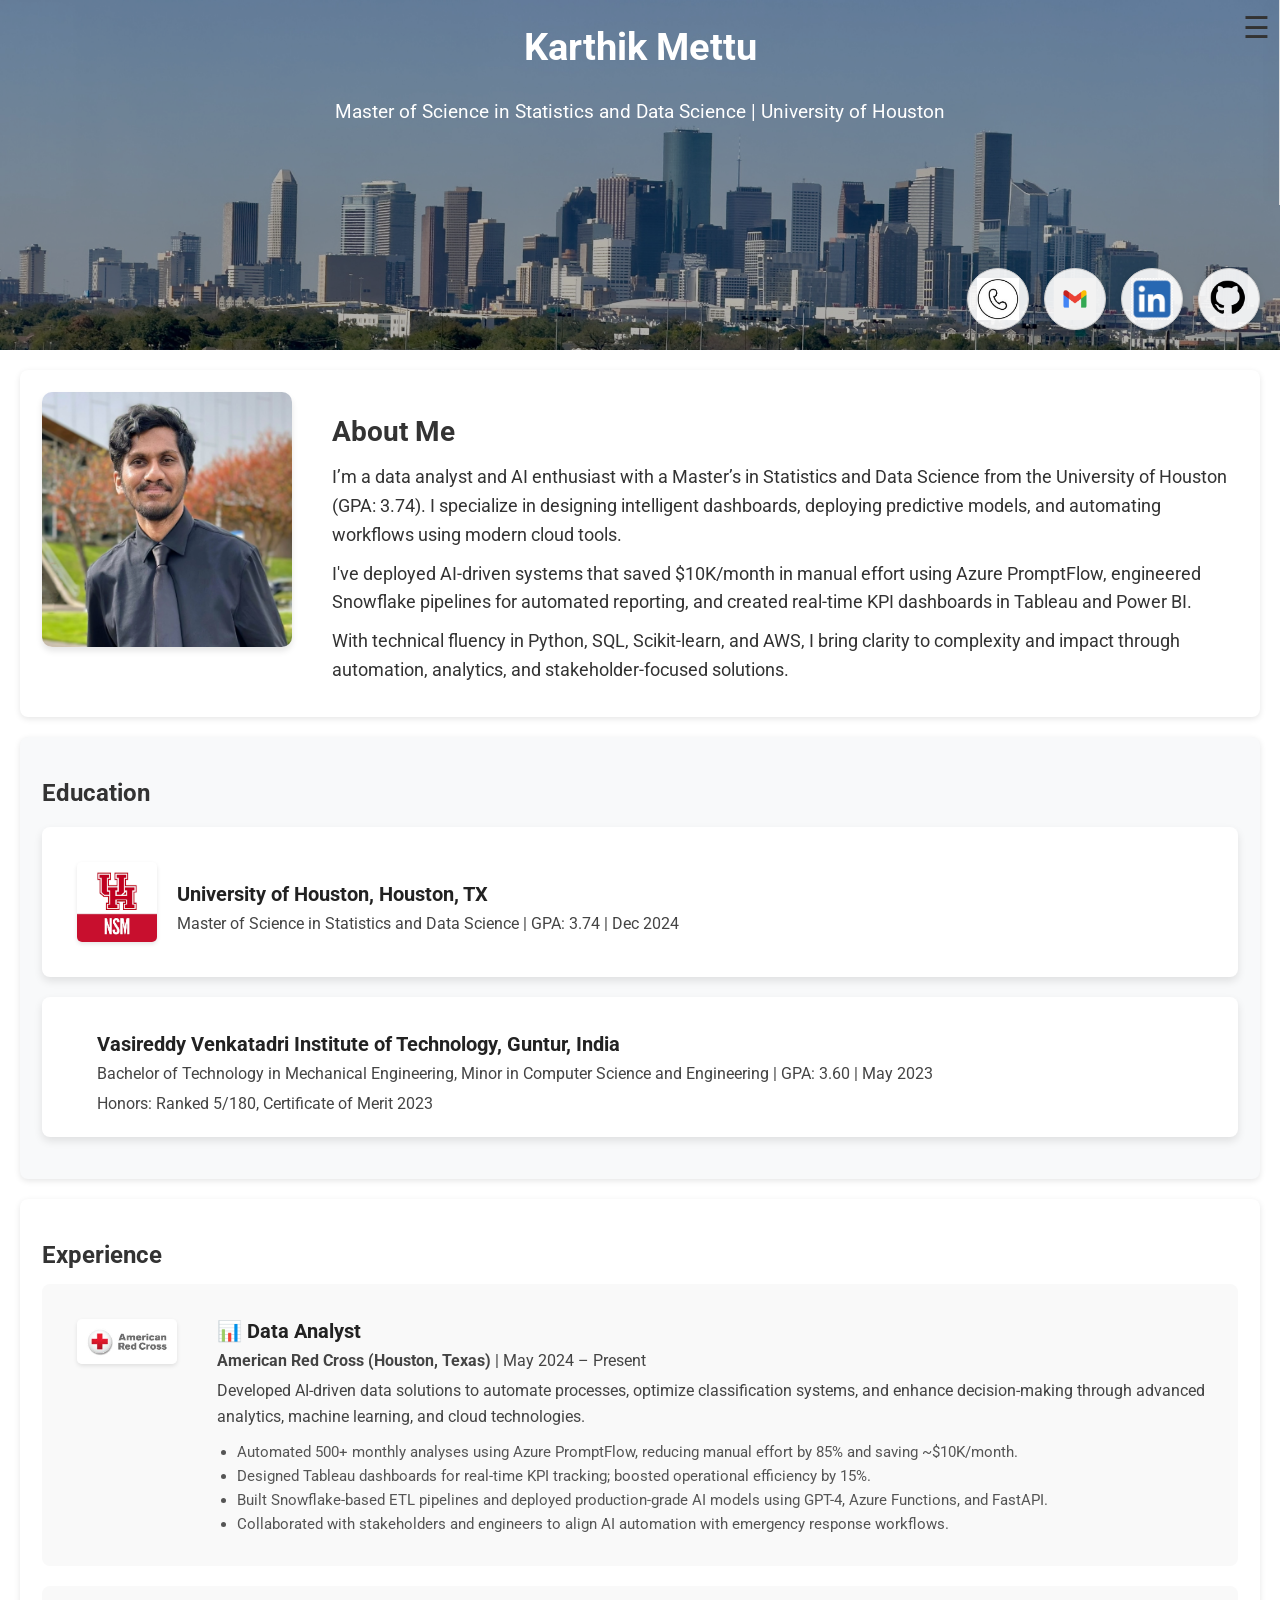
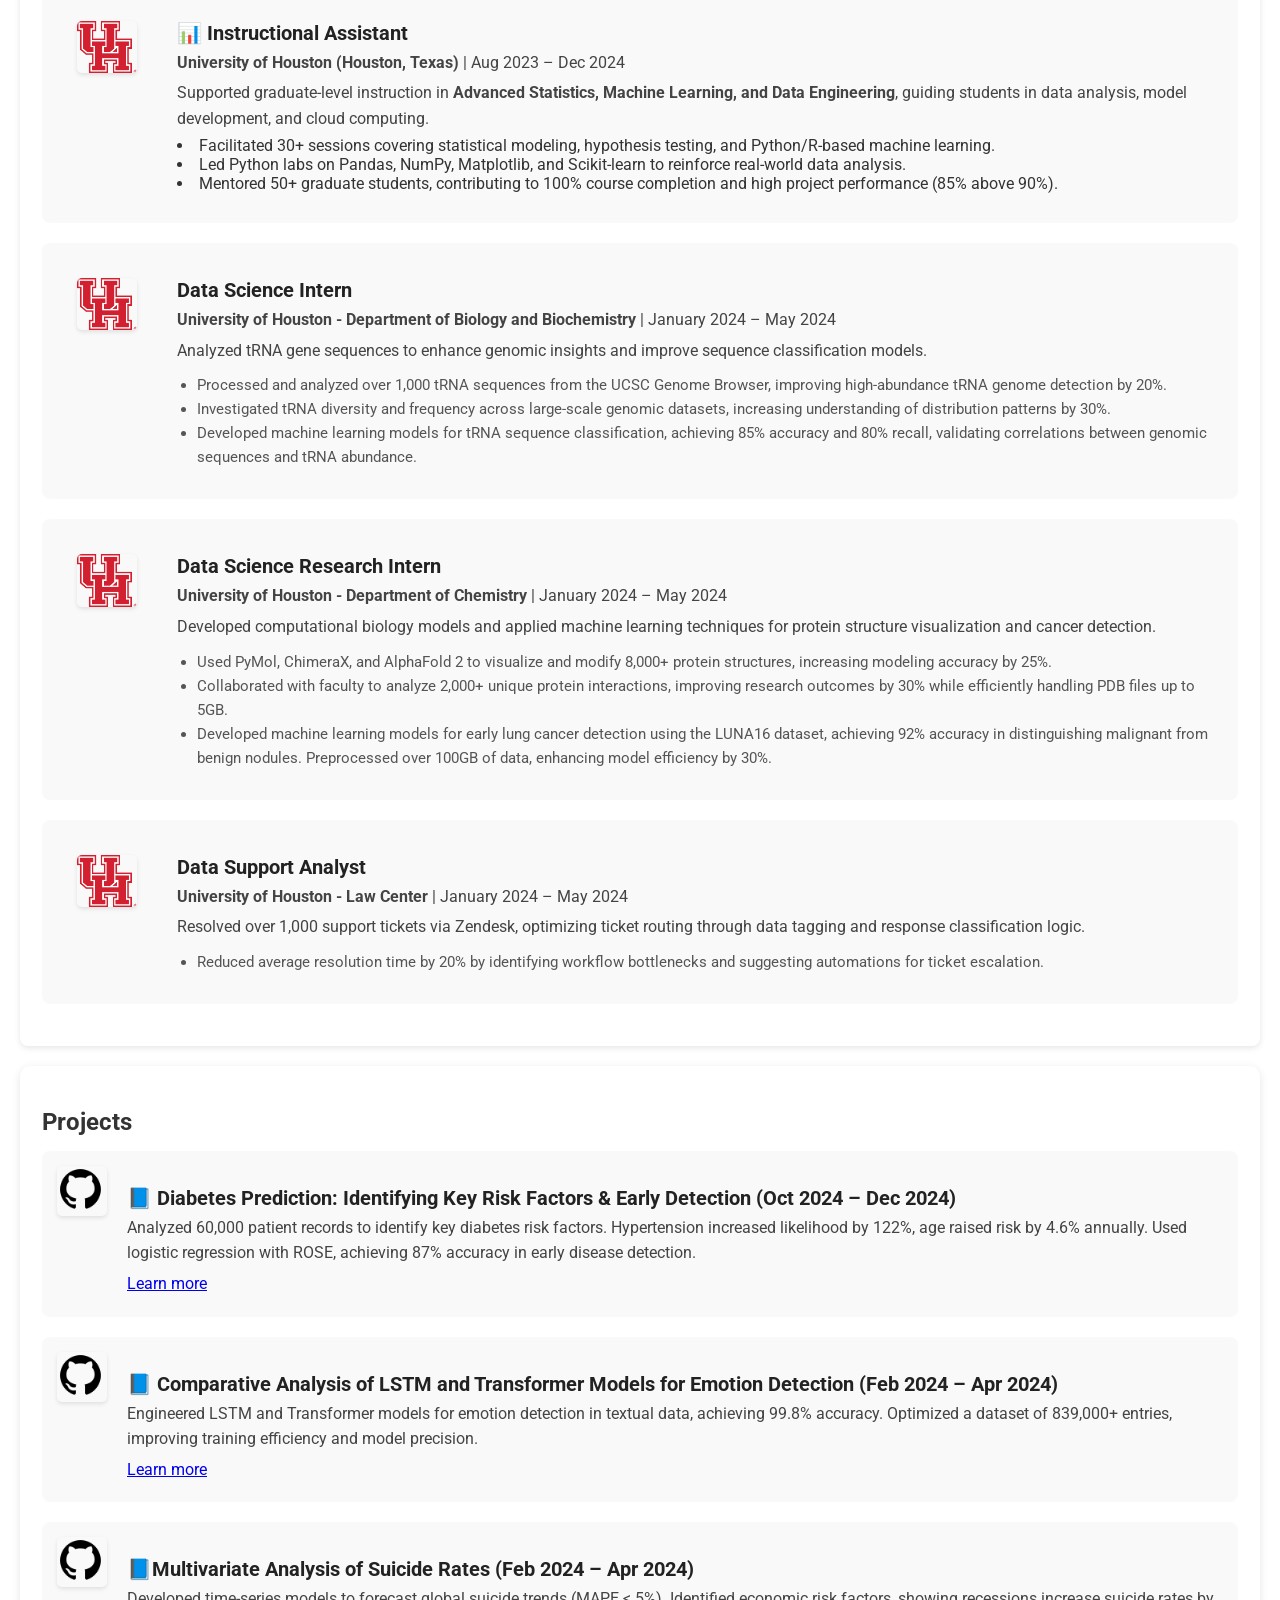
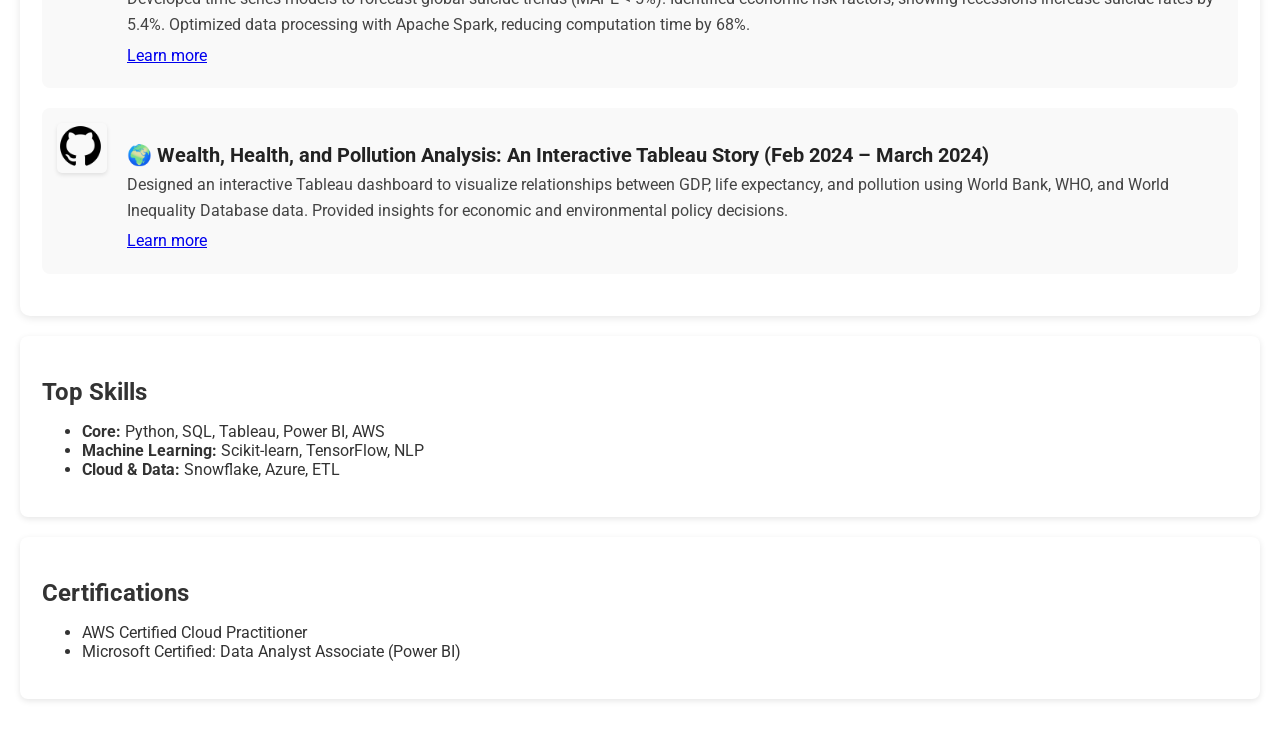
<file: index.html>
<!DOCTYPE html>
<html lang="en">
<head>
    <meta charset="UTF-8">
    <meta name="viewport" content="width=device-width, initial-scale=1.0">
    <title>Karthik Mettu - Portfolio</title>
    <link rel="stylesheet" href="styles.css">
    

</head>
<body>
    <div id="mySidenav" class="sidenav">
        <a href="#about">About Me</a>
        <a href="#education">Education</a>
        <a href="#experience">Experience</a>
        <a href="#projects">Projects</a>
    </div>
    <span style="font-size:30px; cursor:pointer; position:fixed; right:10px; top:10px; z-index:2000;" onclick="toggleNav()">☰</span>


    <header class="header-background">
        <div class="header-content">
            <!-- Other header content like navigation or title -->
            <h1>Karthik Mettu</h1>
            <p>Master of Science in Statistics and Data Science | University of Houston</p>
        </div>
        <div class="contact-info">
            <a href="tel:+17132020004" class="contact-link"><img src="phone.jpeg" alt="Phone" class="contact-logo"></a>
            <a href="mailto:karthikrm202002@gmail.com" class="contact-link"><img src="gmail.webp" alt="Email" class="contact-logo"></a>
            <a href="https://www.linkedin.com/in/karthik-mettu/" target="_blank" class="contact-link"><img src="linkedin.webp" alt="LinkedIn" class="contact-logo"></a>
            <a href="https://github.com/karthik1636" target="_blank" class="contact-link"><img src="github.png" alt="GitHub" class="contact-logo"></a>
        </div>
    </header>
    
    <div class="container">
        <!-- Your sections go here -->
        <!-- Sections for About Me, Education, etc., go here -->
        
        <section id="about" class="section">
            <div class="about-container">
                <img src="Profile.JPG" alt="Profile Picture" class="cover-pic">
                <div class="about-text">
                   <h2>About Me</h2>
            <p>
                I’m a data analyst and AI enthusiast with a Master’s in Statistics and Data Science from the University of Houston (GPA: 3.74). I specialize in designing intelligent dashboards, deploying predictive models, and automating workflows using modern cloud tools.
            </p>
            <p>
                I've deployed AI-driven systems that saved $10K/month in manual effort using Azure PromptFlow, engineered Snowflake pipelines for automated reporting, and created real-time KPI dashboards in Tableau and Power BI.
            </p>
            <p>
                With technical fluency in Python, SQL, Scikit-learn, and AWS, I bring clarity to complexity and impact through automation, analytics, and stakeholder-focused solutions.
            </p>

                    
                </div>
            </div>
        </section>
        
        
    
        <section id="education" class="section">
            <h2>Education</h2>
            <div class="education-entry">
                
                <div class="logo-container">
                    <img src="NSM_Logo.png" alt="University of Houston Logo" style="width:80px;">
                </div>
                <div class="text-content">
                    <h3>University of Houston, Houston, TX</h3>
                    <p>Master of Science in Statistics and Data Science | GPA: 3.74 | Dec 2024</p>
                </div>
            </div>
            <div class="education-entry">
                <div class="logo-container">
                   
                </div>
                <div class="text-content">
                    <h3>Vasireddy Venkatadri Institute of Technology, Guntur, India</h3>
                    <p>Bachelor of Technology in Mechanical Engineering, Minor in Computer Science and Engineering | GPA: 3.60 | May 2023</p>
                    <p>Honors: Ranked 5/180, Certificate of Merit 2023</p>
                </div>
            </div>
        </section>
        

    <!-- Updated experience section below -->
    <section id="experience" class="section">
        <h2 class="section-title">Experience</h2>
                            
                <!-- Experience Entry 1: GenAI Developer and Data Analyst -->
                <div class="experience-entry">
                    <div class="logo-container">
                        <img src="red_cross.jpeg" alt="American Red Cross Logo" style="width:100px;">
                    </div>
                    <div class="text-content">
                       <h3>📊 Data Analyst</h3>
<p><strong>American Red Cross (Houston, Texas)</strong> | May 2024 – Present</p>
<p>
    Developed AI-driven data solutions to automate processes, optimize classification systems, and enhance decision-making through advanced analytics, machine learning, and cloud technologies.
</p>

<ul>
      <li>Automated 500+ monthly analyses using Azure PromptFlow, reducing manual effort by 85% and saving ~$10K/month.</li>
                <li>Designed Tableau dashboards for real-time KPI tracking; boosted operational efficiency by 15%.</li>
                <li>Built Snowflake-based ETL pipelines and deployed production-grade AI models using GPT-4, Azure Functions, and FastAPI.</li>
                <li>Collaborated with stakeholders and engineers to align AI automation with emergency response workflows.</li>
</ul>
                        
        </div>
                </div>
            
                <!-- Experience Entry 2: Instructional Assistant -->
                <div class="experience-entry">
                    <div class="logo-container">
                        <img src="uh_red.png" alt="University of Houston Logo" style="width:60px;">
                    </div>
                    <div class="text-content">
<h3>📊 Instructional Assistant</h3>
<p><strong>University of Houston (Houston, Texas)</strong> | Aug 2023 – Dec 2024</p>
<p>
    Supported graduate-level instruction in <strong>Advanced Statistics, Machine Learning, and Data Engineering</strong>, guiding students in data analysis, model development, and cloud computing.
</p>
   <li>Facilitated 30+ sessions covering statistical modeling, hypothesis testing, and Python/R-based machine learning.</li>
                <li>Led Python labs on Pandas, NumPy, Matplotlib, and Scikit-learn to reinforce real-world data analysis.</li>
                <li>Mentored 50+ graduate students, contributing to 100% course completion and high project performance (85% above 90%).</li>
<ul>
   
</ul>

                        
                    </div>
                </div>
                

<!-- Experience Entry: Data Science Intern -->
<div class="experience-entry">
    <div class="logo-container">
        <img src="uh_red.png" alt="University of Houston Logo" style="width:60px;">
    </div>
    <div class="text-content">
        <h3>Data Science Intern</h3>
        <p><strong>University of Houston - Department of Biology and Biochemistry</strong> | January 2024 – May 2024</p>
        <p>Analyzed tRNA gene sequences to enhance genomic insights and improve sequence classification models.</p>
        
        <ul>
            <li>Processed and analyzed over 1,000 tRNA sequences from the UCSC Genome Browser, improving high-abundance tRNA genome detection by 20%.</li>
            <li>Investigated tRNA diversity and frequency across large-scale genomic datasets, increasing understanding of distribution patterns by 30%.</li>
            <li>Developed machine learning models for tRNA sequence classification, achieving 85% accuracy and 80% recall, validating correlations between genomic sequences and tRNA abundance.</li>
        </ul>
    </div>
</div>

<!-- Experience Entry: Data Science Research Intern -->
<div class="experience-entry">
    <div class="logo-container">
        <img src="uh_red.png" alt="University of Houston Logo" style="width:60px;">
    </div>
    <div class="text-content">
        <h3>Data Science Research Intern</h3>
        <p><strong>University of Houston - Department of Chemistry</strong> | January 2024 – May 2024</p>
        <p>Developed computational biology models and applied machine learning techniques for protein structure visualization and cancer detection.</p>
        
        <ul>
            <li>Used PyMol, ChimeraX, and AlphaFold 2 to visualize and modify 8,000+ protein structures, increasing modeling accuracy by 25%.</li>
            <li>Collaborated with faculty to analyze 2,000+ unique protein interactions, improving research outcomes by 30% while efficiently handling PDB files up to 5GB.</li>
            <li>Developed machine learning models for early lung cancer detection using the LUNA16 dataset, achieving 92% accuracy in distinguishing malignant from benign nodules. Preprocessed over 100GB of data, enhancing model efficiency by 30%.</li>
        </ul>
    </div>
</div>



        <!-- Experience Entry: Data Support Analyst (Ticketing Systems) -->
<div class="experience-entry">
    <div class="logo-container">
        <img src="uh_red.png" alt="University of Houston Logo" style="width:60px;">
    </div>
    <div class="text-content">
        <h3>Data Support Analyst</h3>
        <p><strong>University of Houston - Law Center</strong> | January 2024 – May 2024</p>
        <p>Resolved over 1,000 support tickets via Zendesk, optimizing ticket routing through data tagging and response classification logic.</p>
        
        <ul>
            <li>Reduced average resolution time by 20% by identifying workflow bottlenecks and suggesting automations for ticket escalation.</li>
            
        </ul>
    </div>
</div>

     
            </section>




            
        
            <section id="projects" class="section">
                <h2 class="section-title">Projects</h2>
            
<!-- Project 1: Diabetes Prediction using Machine Learning -->
<div class="project-entry">
    <a href="https://github.com/karthik1636/Portfolio/tree/main/Projects/Diabetes%20Prevention" target="_blank">
        <img src="github.png" alt="Diabetes Prediction Model" class="project-cover">
    </a>
    <div class="text-content">
        <h3>📘 Diabetes Prediction: Identifying Key Risk Factors & Early Detection (Oct 2024 – Dec 2024)</h3>
       <p>Analyzed 60,000 patient records to identify key diabetes risk factors. Hypertension increased likelihood by 122%, age raised risk by 4.6% annually. Used logistic regression with ROSE, achieving 87% accuracy in early disease detection.</p>
        
        <p><a href="https://github.com/karthik1636/Portfolio/tree/main/Projects/Diabetes%20Prevention">Learn more</a></p>
    </div>
</div>


            <!-- Project 2: Comparative Analysis of LSTM and Transformer Models for Emotion Detection -->
<div class="project-entry">
    <a href="https://github.com/karthik1636/Portfolio/tree/main/Projects/Sentiment%20Analysis" target="_blank">

        <img src="github.png" alt="Emotion Detection Model" class="project-cover">
    </a>
    <div class="text-content">
        <h3>📘 Comparative Analysis of LSTM and Transformer Models for Emotion Detection (Feb 2024 – Apr 2024)</h3>
        
        <p>Engineered LSTM and Transformer models for emotion detection in textual data, achieving 99.8% accuracy. Optimized a dataset of 839,000+ entries, improving training efficiency and model precision.</p>

    
        <p><a href="https://github.com/karthik1636/Portfolio/tree/main/Projects/Sentiment%20Analysis">Learn more</a></p>
    </div>
</div>


            <!-- Project 3 -->
<!-- Project: Suicide Rates Analysis -->
<div class="project-entry">
    <a href="https://github.com/karthik1636/Portfolio/tree/main/Projects/Multivariate%20Analysis" target="_blank">
      
        <img src="github.png" alt="Suicide Rates Analysis" class="project-cover">
    </a>
    <div class="text-content">
       
                <h3>📘Multivariate Analysis of Suicide Rates (Feb 2024 – Apr 2024)</h3>
        <p>Developed time-series models to forecast global suicide trends (MAPE < 5%). Identified economic risk factors, showing recessions increase suicide rates by 5.4%. Optimized data processing with Apache Spark, reducing computation time by 68%.</p>

        <p><a href="https://github.com/karthik1636/Portfolio/tree/main/Projects/Multivariate%20Analysis">Learn more</a></p>
    </div>
</div>


                
<!-- Project: Wealth, Health, and Pollution Relationship -->
<div class="project-entry">
    <a href="https://github.com/karthik1636/Portfolio/tree/main/Projects/Visualization%20Project" target="_blank">

        <img src="github.png" alt="Wealth, Health, and Pollution Analysis" class="project-cover">
    </a>
    <div class="text-content">
     <h3>🌍 Wealth, Health, and Pollution Analysis: An Interactive Tableau Story (Feb 2024 – March 2024)</h3>
        <p>Designed an interactive Tableau dashboard to visualize relationships between GDP, life expectancy, and pollution using World Bank, WHO, and World Inequality Database data. Provided insights for economic and environmental policy decisions.</p>

                <p><a href="https://github.com/karthik1636/Portfolio/tree/main/Projects/Visualization%20Project">Learn more</a></p>
    </div>
</div>

                <!-- Add more projects here with the same structure -->
            </section>
            
        
       
         <section id="skills" class="section">
        <h2 class="section-title">Top Skills</h2>
        <ul class="skills-list">
            <li><strong>Core:</strong> Python, SQL, Tableau, Power BI, AWS</li>
            <li><strong>Machine Learning:</strong> Scikit-learn, TensorFlow, NLP</li>
            <li><strong>Cloud & Data:</strong> Snowflake, Azure, ETL</li>
        </ul>
    </section>

    <section id="certifications" class="section">
        <h2 class="section-title">Certifications</h2>
        <ul class="certifications-list">
            <li>AWS Certified Cloud Practitioner</li>
            <li>Microsoft Certified: Data Analyst Associate (Power BI)</li>
        </ul>
    </section>


        
            <!-- Other sections remain unchanged -->
            </div>
            <script src="scripts.js"></script>
            
            

</body>
</html>
</file>
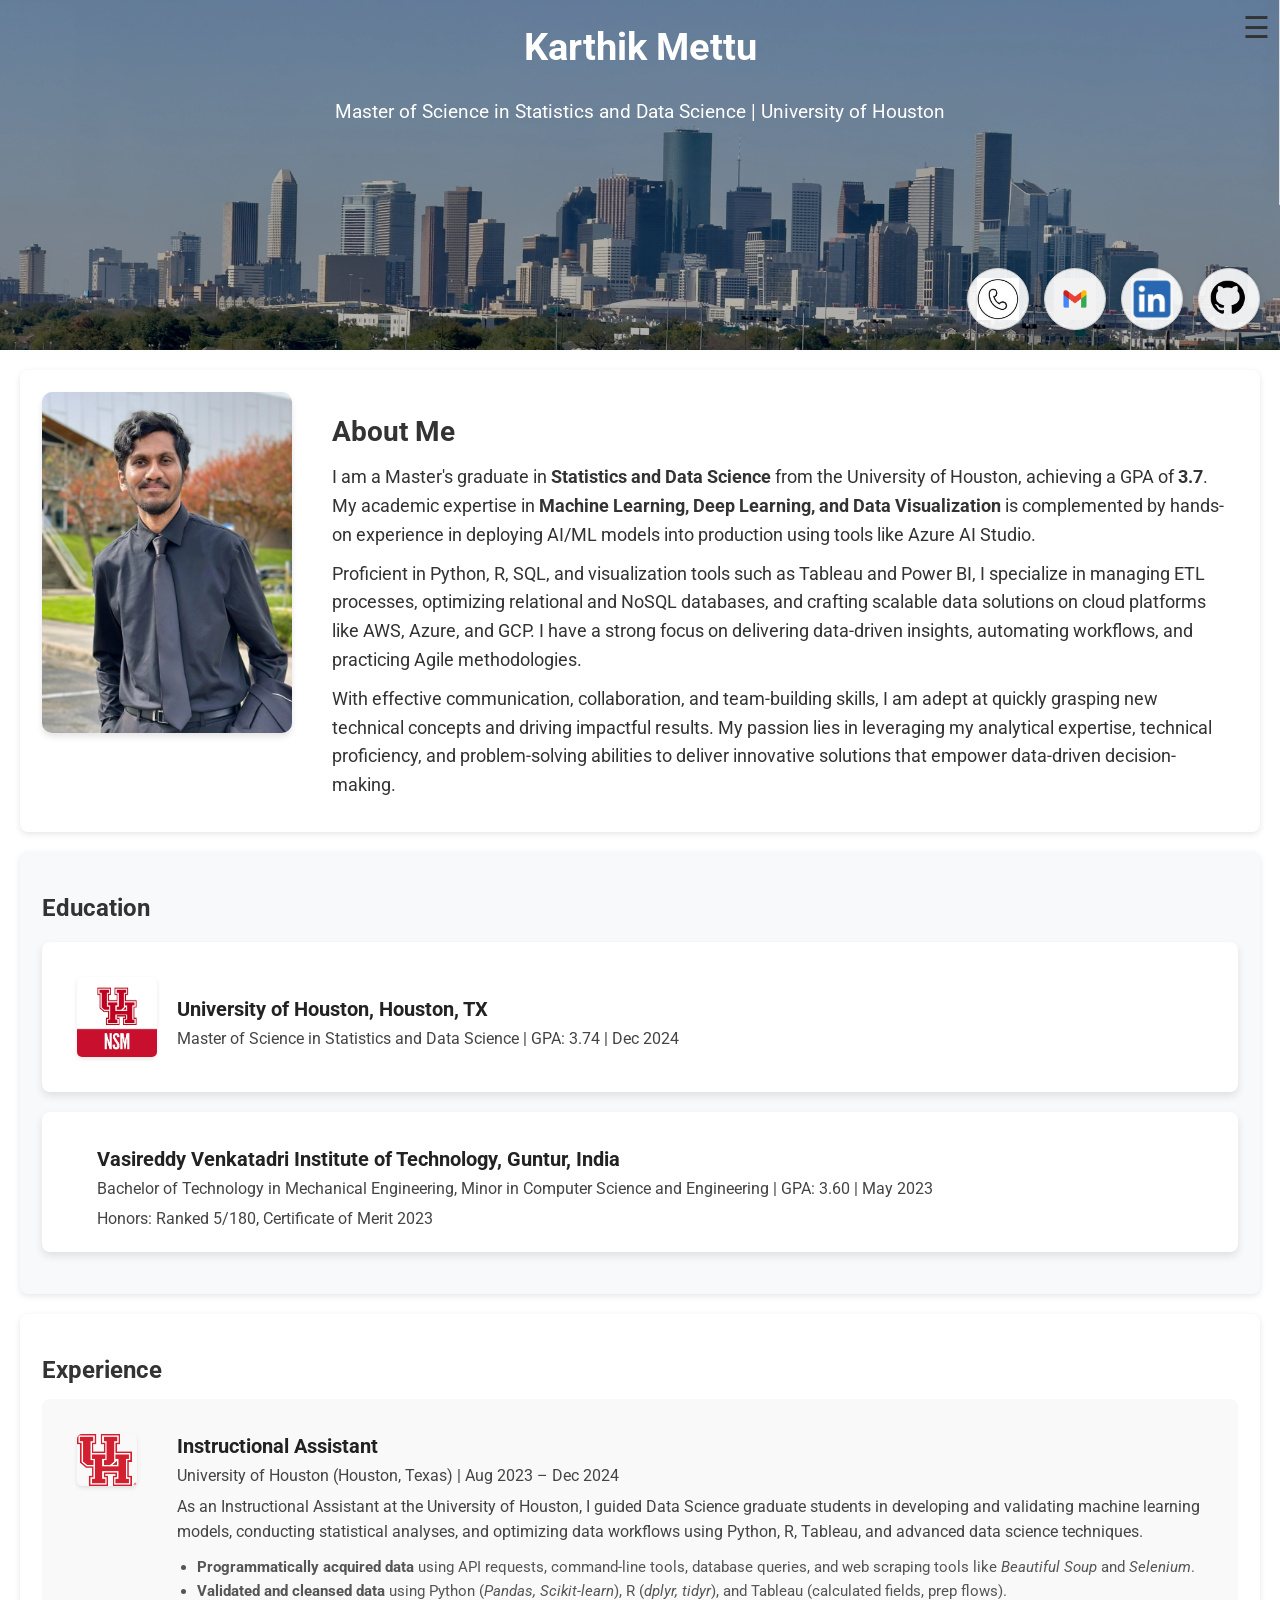
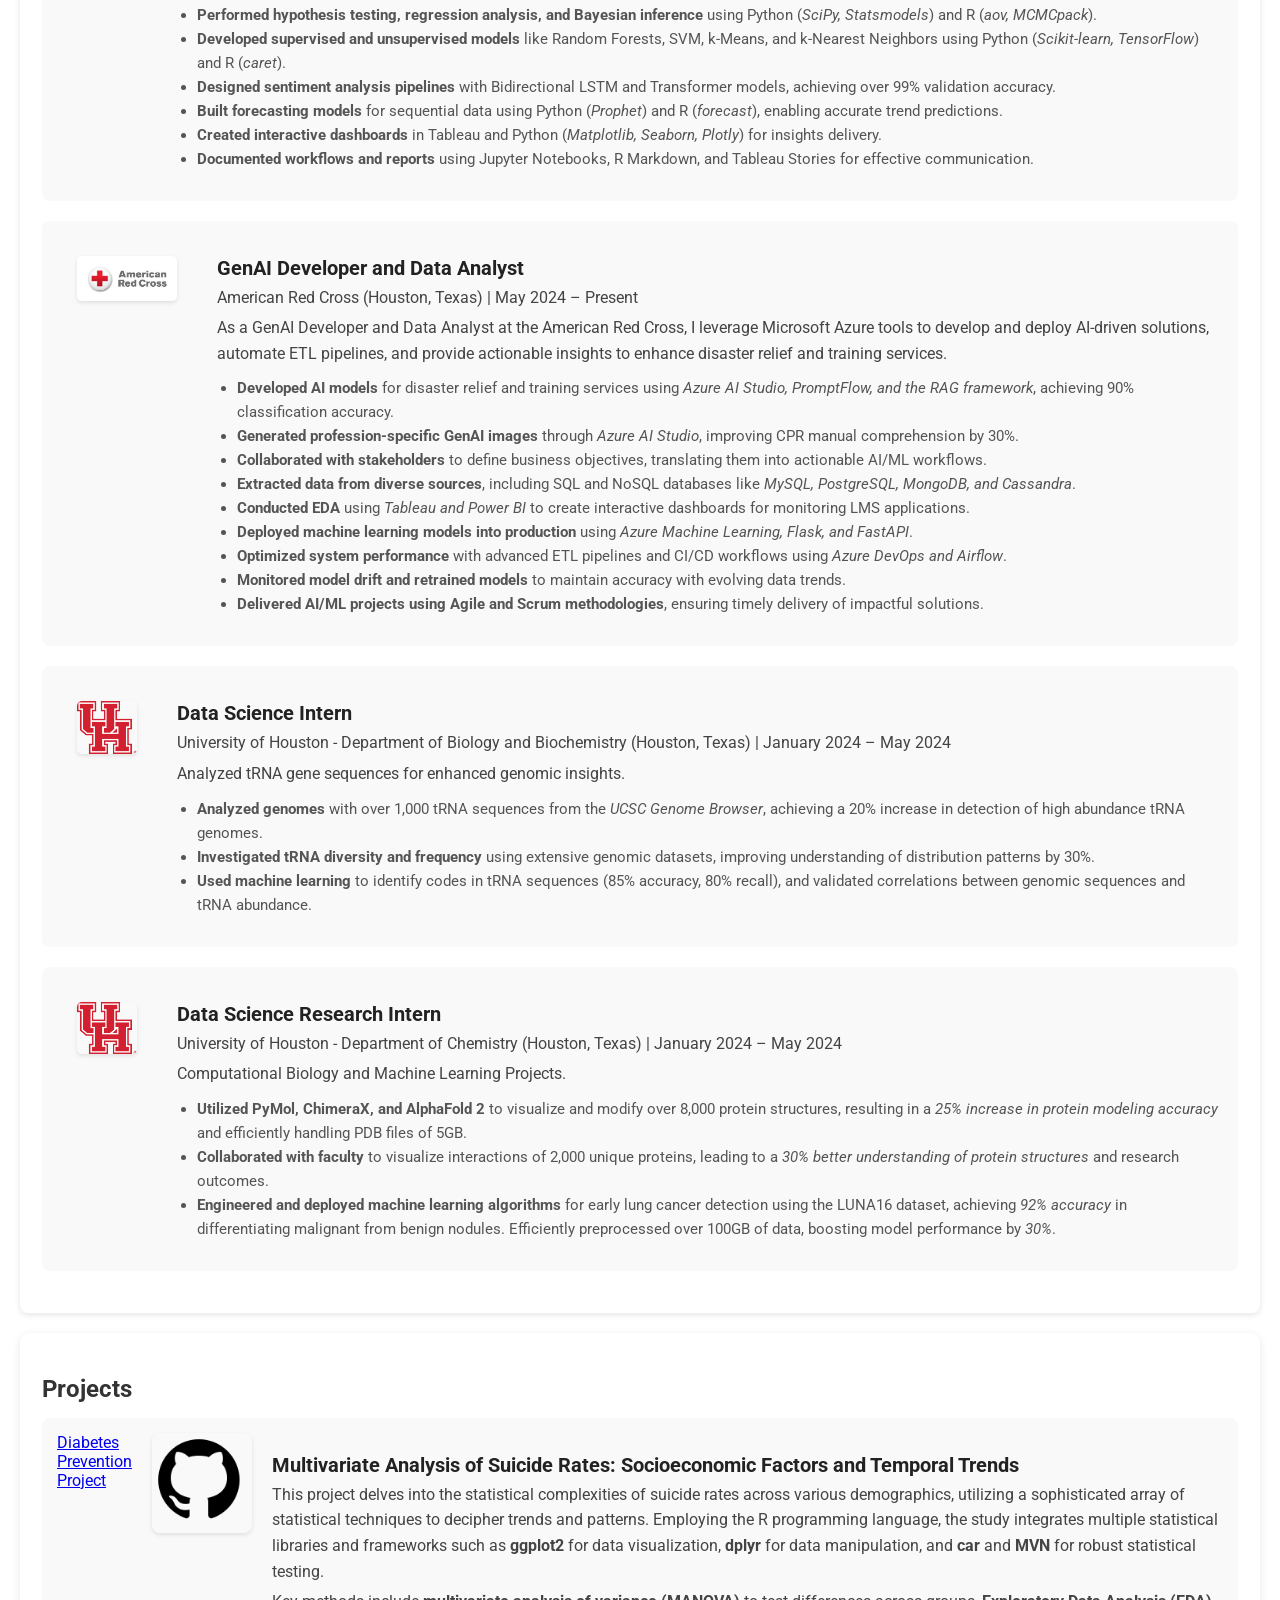
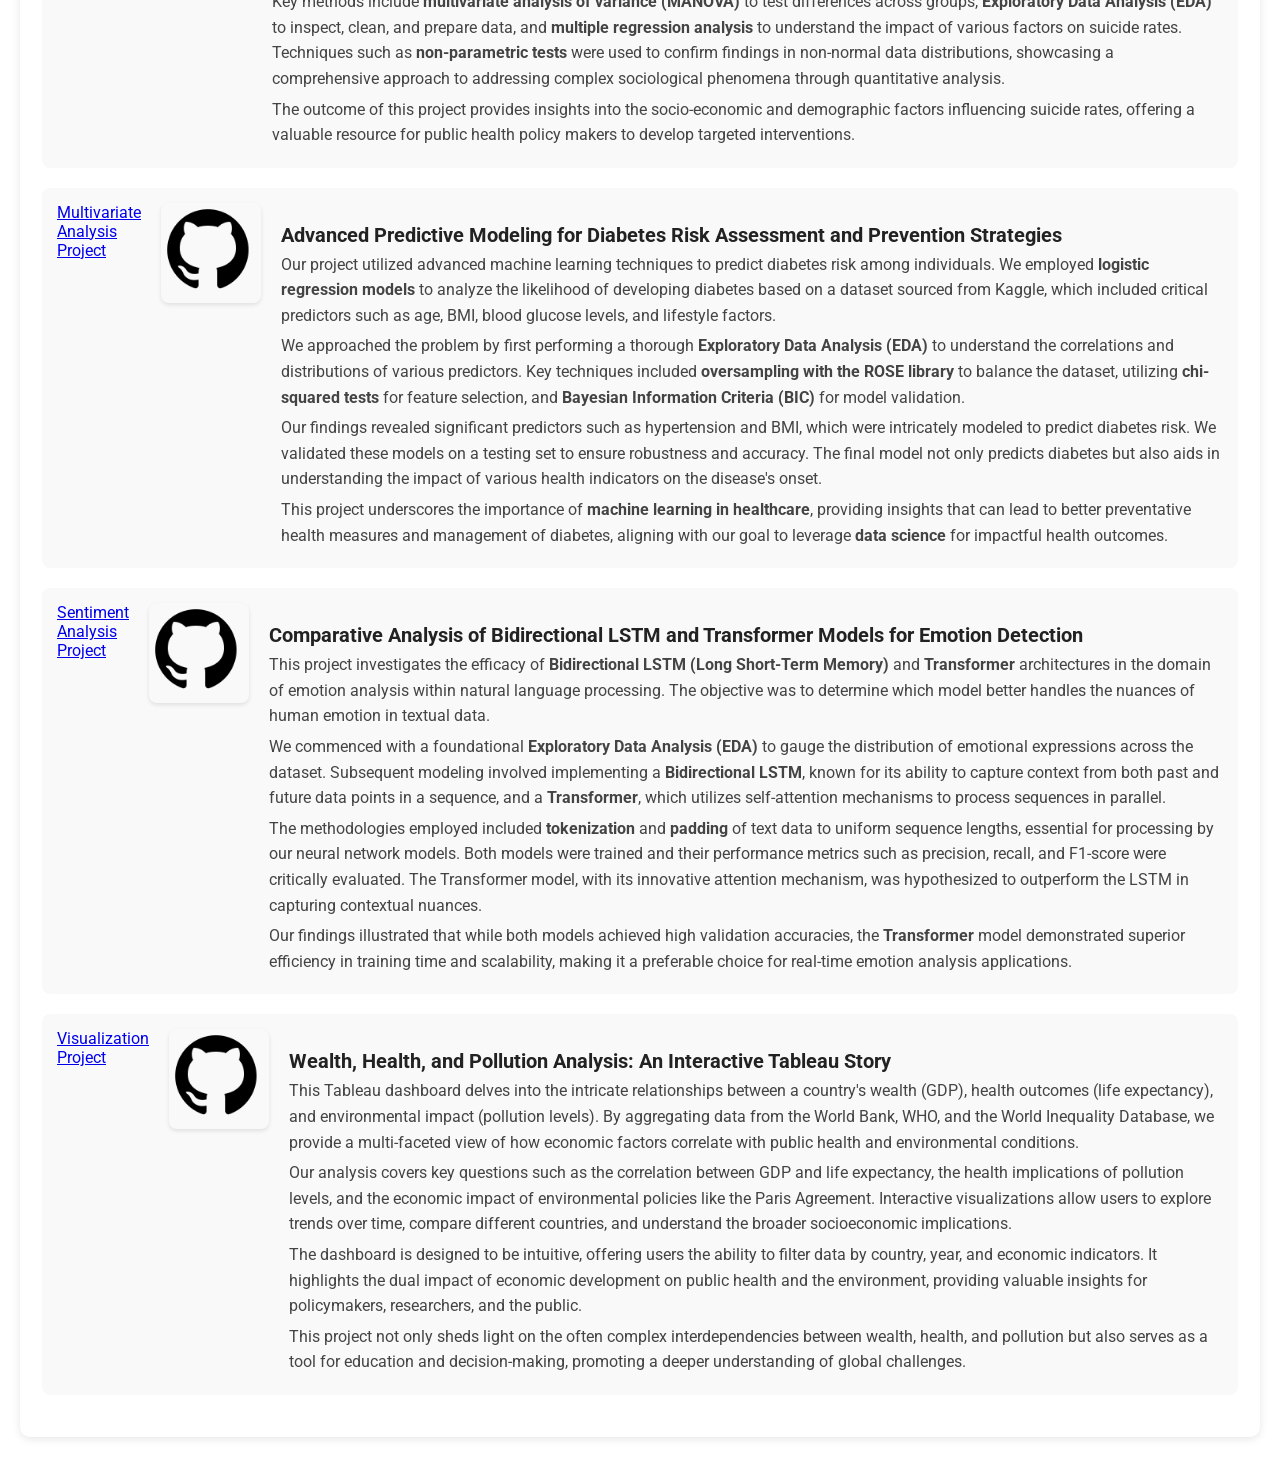
<file: Portfolio Docs/index.html>
<!DOCTYPE html>
<html lang="en">
<head>
    <meta charset="UTF-8">
    <meta name="viewport" content="width=device-width, initial-scale=1.0">
    <title>Karthik Mettu - Personal Webpage</title>
    <link rel="stylesheet" href="styles.css">
    

</head>
<body>
    <div id="mySidenav" class="sidenav">
        <a href="#about">About Me</a>
        <a href="#education">Education</a>
        <a href="#experience">Experience</a>
        <a href="#projects">Projects</a>
    </div>
    <span style="font-size:30px; cursor:pointer; position:fixed; right:10px; top:10px; z-index:2000;" onclick="toggleNav()">☰</span>


    <header class="header-background">
        <div class="header-content">
            <!-- Other header content like navigation or title -->
            <h1>Karthik Mettu</h1>
            <p>Master of Science in Statistics and Data Science | University of Houston</p>
        </div>
        <div class="contact-info">
            <a href="tel:+17132020004" class="contact-link"><img src="phone.jpeg" alt="Phone" class="contact-logo"></a>
            <a href="mailto:karthikrm202002@gmail.com" class="contact-link"><img src="gmail.webp" alt="Email" class="contact-logo"></a>
            <a href="https://www.linkedin.com/in/karthik-mettu-62b419192/" target="_blank" class="contact-link"><img src="linkedin.webp" alt="LinkedIn" class="contact-logo"></a>
            <a href="https://github.com/karthik1636" target="_blank" class="contact-link"><img src="github.png" alt="GitHub" class="contact-logo"></a>
        </div>
    </header>
    
    <div class="container">
        <!-- Your sections go here -->
        <!-- Sections for About Me, Education, etc., go here -->
        
        <section id="about" class="section">
            <div class="about-container">
                <img src="Profile.JPG" alt="Profile Picture" class="cover-pic">
                <div class="about-text">
                    <h2>About Me</h2>
                    <p>
                        I am a Master's graduate in<strong> Statistics and Data Science</strong> from the University of Houston, achieving a GPA of <strong>3.7</strong>. My academic expertise in <strong>Machine Learning, Deep Learning, and Data Visualization</strong> is complemented by hands-on experience in deploying AI/ML models into production using tools like Azure AI Studio.
                    </p>
                    <p>
                        Proficient in Python, R, SQL, and visualization tools such as Tableau and Power BI, I specialize in managing ETL processes, optimizing relational and NoSQL databases, and crafting scalable data solutions on cloud platforms like AWS, Azure, and GCP. I have a strong focus on delivering data-driven insights, automating workflows, and practicing Agile methodologies.
                    </p>
                    <p>
                        With effective communication, collaboration, and team-building skills, I am adept at quickly grasping new technical concepts and driving impactful results. My passion lies in leveraging my analytical expertise, technical proficiency, and problem-solving abilities to deliver innovative solutions that empower data-driven decision-making.
                    </p>
                    
                </div>
            </div>
        </section>
        
        
        
        
        
        
        
            

        
        <section id="education" class="section">
            <h2>Education</h2>
            <div class="education-entry">
                
                <div class="logo-container">
                    <img src="NSM_Logo.png" alt="University of Houston Logo" style="width:80px;">
                </div>
                <div class="text-content">
                    <h3>University of Houston, Houston, TX</h3>
                    <p>Master of Science in Statistics and Data Science | GPA: 3.74 | Dec 2024</p>
                </div>
            </div>
            <div class="education-entry">
                <div class="logo-container">
                   
                </div>
                <div class="text-content">
                    <h3>Vasireddy Venkatadri Institute of Technology, Guntur, India</h3>
                    <p>Bachelor of Technology in Mechanical Engineering, Minor in Computer Science and Engineering | GPA: 3.60 | May 2023</p>
                    <p>Honors: Ranked 5/180, Certificate of Merit 2023</p>
                </div>
            </div>
        </section>
        
             
                
        
        
        
            <section id="experience" class="section">
                <h2 class="section-title">Experience</h2>
            
                <!-- Experience Entry 1: Instructional Assistant -->
                <div class="experience-entry">
                    <div class="logo-container">
                        <img src="uh_red.png" alt="University of Houston Logo" style="width:60px;">
                    </div>
                    <div class="text-content">
                        <h3>Instructional Assistant</h3>
                        <p>University of Houston (Houston, Texas) | Aug 2023 – Dec 2024</p>
                        <p>
                            As an Instructional Assistant at the University of Houston, I guided Data Science graduate students in developing and validating machine learning models, conducting statistical analyses, and optimizing data workflows using Python, R, Tableau, and advanced data science techniques.
                        </p>
                        <ul>
                            <li><strong>Programmatically acquired data</strong> using API requests, command-line tools, database queries, and web scraping tools like <em>Beautiful Soup</em> and <em>Selenium</em>.</li>
                            <li><strong>Validated and cleansed data</strong> using Python (<em>Pandas, Scikit-learn</em>), R (<em>dplyr, tidyr</em>), and Tableau (calculated fields, prep flows).</li>
                            <li><strong>Performed hypothesis testing, regression analysis, and Bayesian inference</strong> using Python (<em>SciPy, Statsmodels</em>) and R (<em>aov, MCMCpack</em>).</li>
                            <li><strong>Developed supervised and unsupervised models</strong> like Random Forests, SVM, k-Means, and k-Nearest Neighbors using Python (<em>Scikit-learn, TensorFlow</em>) and R (<em>caret</em>).</li>
                            <li><strong>Designed sentiment analysis pipelines</strong> with Bidirectional LSTM and Transformer models, achieving over 99% validation accuracy.</li>
                            <li><strong>Built forecasting models</strong> for sequential data using Python (<em>Prophet</em>) and R (<em>forecast</em>), enabling accurate trend predictions.</li>
                            <li><strong>Created interactive dashboards</strong> in Tableau and Python (<em>Matplotlib, Seaborn, Plotly</em>) for insights delivery.</li>
                            <li><strong>Documented workflows and reports</strong> using Jupyter Notebooks, R Markdown, and Tableau Stories for effective communication.</li>
                        </ul>
                        
                    </div>
                </div>
            
                <!-- Experience Entry 2: GenAI Developer and Data Analyst -->
                <div class="experience-entry">
                    <div class="logo-container">
                        <img src="red_cross.jpeg" alt="American Red Cross Logo" style="width:100px;">
                    </div>
                    <div class="text-content">
                        <h3>GenAI Developer and Data Analyst</h3>
                        <p>American Red Cross (Houston, Texas) | May 2024 – Present</p>
                        <p>
                            As a GenAI Developer and Data Analyst at the American Red Cross, I leverage Microsoft Azure tools to develop and deploy AI-driven solutions, automate ETL pipelines, and provide actionable insights to enhance disaster relief and training services.
                        </p>
                        <ul>
                            <li><strong>Developed AI models</strong> for disaster relief and training services using <em>Azure AI Studio, PromptFlow, and the RAG framework</em>, achieving 90% classification accuracy.</li>
                            <li><strong>Generated profession-specific GenAI images</strong> through <em>Azure AI Studio</em>, improving CPR manual comprehension by 30%.</li>
                            <li><strong>Collaborated with stakeholders</strong> to define business objectives, translating them into actionable AI/ML workflows.</li>
                            <li><strong>Extracted data from diverse sources</strong>, including SQL and NoSQL databases like <em>MySQL, PostgreSQL, MongoDB, and Cassandra</em>.</li>
                            <li><strong>Conducted EDA</strong> using <em>Tableau and Power BI</em> to create interactive dashboards for monitoring LMS applications.</li>
                            <li><strong>Deployed machine learning models into production</strong> using <em>Azure Machine Learning, Flask, and FastAPI</em>.</li>
                            <li><strong>Optimized system performance</strong> with advanced ETL pipelines and CI/CD workflows using <em>Azure DevOps and Airflow</em>.</li>
                            <li><strong>Monitored model drift and retrained models</strong> to maintain accuracy with evolving data trends.</li>
                            <li><strong>Delivered AI/ML projects using Agile and Scrum methodologies</strong>, ensuring timely delivery of impactful solutions.</li>
                        </ul>
                        
                    </div>
                </div>

                  <!-- Experience Entry 3: Data Science Intern -->
                  <div class="experience-entry">
                    <div class="logo-container">
                        <img src="uh_red.png" alt="University of Houston Logo" style="width:60px;">
                    </div>
                    <div class="text-content">
                        <h3>Data Science Intern</h3>
                        <p>University of Houston - Department of Biology and Biochemistry (Houston, Texas) | January 2024 – May 2024</p>
                        <p>
                            Analyzed tRNA gene sequences for enhanced genomic insights.
                        </p>
                        <ul>
                            <li><strong>Analyzed genomes</strong> with over 1,000 tRNA sequences from the <em>UCSC Genome Browser</em>, achieving a 20% increase in detection of high abundance tRNA genomes.</li>
                            <li><strong>Investigated tRNA diversity and frequency</strong> using extensive genomic datasets, improving understanding of distribution patterns by 30%.</li>
                            <li><strong>Used machine learning</strong> to identify codes in tRNA sequences (85% accuracy, 80% recall), and validated correlations between genomic sequences and tRNA abundance.</li>
                        </ul>
                        
                    </div>
                </div>


                 <!-- Experience Entry 4: Data Science Research Intern  -->
                <div class="experience-entry">
                    <div class="logo-container">
                        <img src="uh_red.png" alt="University of Houston Logo" style="width:60px;">
                    </div>
                    <div class="text-content">
                        <h3>Data Science Research Intern </h3>
                        <p>University of Houston - Department of Chemistry (Houston, Texas) | January 2024 – May 2024</p>
                        <p>
                            Computational Biology and Machine Learning Projects.
                        </p>
                        <ul>
                            <li><strong>Utilized PyMol, ChimeraX, and AlphaFold 2</strong> to visualize and modify over 8,000 protein structures, resulting in a <em>25% increase in protein modeling accuracy</em> and efficiently handling PDB files of 5GB.</li>
                            <li><strong>Collaborated with faculty</strong> to visualize interactions of 2,000 unique proteins, leading to a <em>30% better understanding of protein structures</em> and research outcomes.</li>
                            <li><strong>Engineered and deployed machine learning algorithms</strong> for early lung cancer detection using the LUNA16 dataset, achieving <em>92% accuracy</em> in differentiating malignant from benign nodules. Efficiently preprocessed over 100GB of data, boosting model performance by <em>30%</em>.</li>
                        </ul>
                        
                    </div>
                </div>                
            </section>




            
        
            <section id="projects" class="section">
                <h2 class="section-title">Projects</h2>
            
                <!-- Project 1 -->
<div class="project-entry">
    <a href="https://github.com/karthik1636/Portfolio/Projects/Diabetes%20Prevention/">Diabetes Prevention Project</a>
        <img src="github.png" alt="Advanced Statistical Analysis of Suicide Rates" class="project-cover">
    </a>
    <div class="text-content">
        <h3>Multivariate Analysis of Suicide Rates: Socioeconomic Factors and Temporal Trends</h3>
        <p>
            This project delves into the statistical complexities of suicide rates across various demographics, utilizing a sophisticated array of statistical techniques to decipher trends and patterns. Employing the R programming language, the study integrates multiple statistical libraries and frameworks such as <strong>ggplot2</strong> for data visualization, <strong>dplyr</strong> for data manipulation, and <strong>car</strong> and <strong>MVN</strong> for robust statistical testing.
        </p>
        <p>
            Key methods include <strong>multivariate analysis of variance (MANOVA)</strong> to test differences across groups, <strong>Exploratory Data Analysis (EDA)</strong> to inspect, clean, and prepare data, and <strong>multiple regression analysis</strong> to understand the impact of various factors on suicide rates. Techniques such as <strong>non-parametric tests</strong> were used to confirm findings in non-normal data distributions, showcasing a comprehensive approach to addressing complex sociological phenomena through quantitative analysis.
        </p>
        <p>
            The outcome of this project provides insights into the socio-economic and demographic factors influencing suicide rates, offering a valuable resource for public health policy makers to develop targeted interventions.
        </p>
    </div>
</div>



            
               <!-- Project 2 -->
<div class="project-entry">
    <a href="https://github.com/karthik1636/Portfolio/Projects/Multivariate%20Analysis/">Multivariate Analysis Project</a>

        <img src="github.png"" alt="Diabetes Prediction Model" class="project-cover">
    </a>
    <div class="text-content">
        <h3>Advanced Predictive Modeling for Diabetes Risk Assessment and Prevention Strategies</h3>
        <p>
            Our project utilized advanced machine learning techniques to predict diabetes risk among individuals. We employed <strong>logistic regression models</strong> to analyze the likelihood of developing diabetes based on a dataset sourced from Kaggle, which included critical predictors such as age, BMI, blood glucose levels, and lifestyle factors.
        </p>
        <p>
            We approached the problem by first performing a thorough <strong>Exploratory Data Analysis (EDA)</strong> to understand the correlations and distributions of various predictors. Key techniques included <strong>oversampling with the ROSE library</strong> to balance the dataset, utilizing <strong>chi-squared tests</strong> for feature selection, and <strong>Bayesian Information Criteria (BIC)</strong> for model validation.
        </p>
        <p>
            Our findings revealed significant predictors such as hypertension and BMI, which were intricately modeled to predict diabetes risk. We validated these models on a testing set to ensure robustness and accuracy. The final model not only predicts diabetes but also aids in understanding the impact of various health indicators on the disease's onset.
        </p>
        <p>
            This project underscores the importance of <strong>machine learning in healthcare</strong>, providing insights that can lead to better preventative health measures and management of diabetes, aligning with our goal to leverage <strong>data science</strong> for impactful health outcomes.
        </p>
    </div>
</div>

            <!-- Project 3 -->
<div class="project-entry">
    <a href="https://github.com/karthik1636/Portfolio/Projects/Sentiment%20Analysis/">Sentiment Analysis Project</a>

        <img src="github.png" alt="Emotion Analysis Models Comparison" class="project-cover">
    </a>
    <div class="text-content">
        <h3>Comparative Analysis of Bidirectional LSTM and Transformer Models for Emotion Detection</h3>
        <p>
            This project investigates the efficacy of <strong>Bidirectional LSTM (Long Short-Term Memory)</strong> and <strong>Transformer</strong> architectures in the domain of emotion analysis within natural language processing. The objective was to determine which model better handles the nuances of human emotion in textual data.
        </p>
        <p>
            We commenced with a foundational <strong>Exploratory Data Analysis (EDA)</strong> to gauge the distribution of emotional expressions across the dataset. Subsequent modeling involved implementing a <strong>Bidirectional LSTM</strong>, known for its ability to capture context from both past and future data points in a sequence, and a <strong>Transformer</strong>, which utilizes self-attention mechanisms to process sequences in parallel.
        </p>
        <p>
            The methodologies employed included <strong>tokenization</strong> and <strong>padding</strong> of text data to uniform sequence lengths, essential for processing by our neural network models. Both models were trained and their performance metrics such as precision, recall, and F1-score were critically evaluated. The Transformer model, with its innovative attention mechanism, was hypothesized to outperform the LSTM in capturing contextual nuances.
        </p>
        <p>
            Our findings illustrated that while both models achieved high validation accuracies, the <strong>Transformer</strong> model demonstrated superior efficiency in training time and scalability, making it a preferable choice for real-time emotion analysis applications.
        </p>
    </div>
</div>

                
<!-- Project: Wealth, Health, and Pollution Relationship -->
<div class="project-entry">
    <a href="https://github.com/karthik1636/Portfolio/Projects/Visualization%20Project/">Visualization Project</a>

        <img src="github.png" alt="Wealth, Health, and Pollution Analysis" class="project-cover">
    </a>
    <div class="text-content">
        <h3>Wealth, Health, and Pollution Analysis: An Interactive Tableau Story</h3>
        <p>
            This Tableau dashboard delves into the intricate relationships between a country's wealth (GDP), health outcomes (life expectancy), and environmental impact (pollution levels). By aggregating data from the World Bank, WHO, and the World Inequality Database, we provide a multi-faceted view of how economic factors correlate with public health and environmental conditions.
        </p>
        <p>
            Our analysis covers key questions such as the correlation between GDP and life expectancy, the health implications of pollution levels, and the economic impact of environmental policies like the Paris Agreement. Interactive visualizations allow users to explore trends over time, compare different countries, and understand the broader socioeconomic implications.
        </p>
        <p>
            The dashboard is designed to be intuitive, offering users the ability to filter data by country, year, and economic indicators. It highlights the dual impact of economic development on public health and the environment, providing valuable insights for policymakers, researchers, and the public.
        </p>
        <p>
            This project not only sheds light on the often complex interdependencies between wealth, health, and pollution but also serves as a tool for education and decision-making, promoting a deeper understanding of global challenges.
        </p>
    </div>
</div>


            
                <!-- Add more projects here with the same structure -->
            </section>
            
        
       


        
            <!-- Other sections remain unchanged -->
            </div>
            <script src="scripts.js"></script>
            
            

</body>
</html>
</file>
<file: styles.css>
@import url('https://fonts.googleapis.com/css2?family=Open+Sans:wght@300;400;700&display=swap');
@import url('https://fonts.googleapis.com/css2?family=Roboto:wght@300;400;700&display=swap');

body {
    font-family: 'Roboto', sans-serif;
    margin: 0;
    padding: 0;
    background-color: #fff;
    color: #333;
}

.header-background {
    position: relative;
    width: 100%;
    height: 350px; /* Adjust based on your header image's aspect ratio */
    background-image: url('Downtown_Houston_Click_Cropped.jpg'); /* Ensure correct path */
    background-size: cover;
    background-position: center;
    overflow: hidden;
}

.header-content {
    position: absolute;
    width: 100%;  /* Ensures the container can extend full width */
    top: 20%;
    left: 50%;
    transform: translate(-50%, -50%);
    text-align: center;
    color: #FFF; /* Ensure high contrast for text */
    font-size: 1.2em;
    white-space: nowrap; /* Prevents the text from wrapping */
    overflow: hidden; /* Keeps the text within the container */
    text-overflow: ellipsis; /* Adds an ellipsis if the text overflows */
    z-index: 5; /* Ensure text appears above the background but below icons */
}

.header-background::before {
    content: "";
    position: absolute;
    top: 0;
    right: 0;
    bottom: 0;
    left: 0;
    background: rgba(0, 0, 0, 0.3); /* Light dark overlay for contrast */
    z-index: 3; /* Below text and icons */
}

nav {
    position: sticky;
    top: 0;
    background-color: rgba(0, 0, 0, 0.75);
    z-index: 1000;
    width: 100%;
}

nav a {
    float: left;
    display: block;
    color: #fff;
    text-align: center;
    padding: 14px 30px;
    text-decoration: none;
    margin-right: 10px;
    text-shadow: 0 1px 3px rgba(0, 0, 0, 0.5);
    transition: background-color 0.3s, transform 0.3s;
}

nav a:hover {
    background-color: #e63946;
    transform: translateY(-2px);
}

.container {
    padding: 20px;
}

.flex-container {
    display: flex;
    align-items: center;
    justify-content: flex-start;
    width: 100%;
}

.sidenav {
    width: 0;
    height: auto;
    position: fixed;
    right: 0;
    top: 0;
    background-color: rgba(255, 255, 255, 0.95);
    overflow-x: hidden;
    transition: width 0.5s;
    padding-top: 20px;
    box-shadow: -5px 0 15px rgba(0, 0, 0, 0.2);
    border-left: 1px solid #ddd;
    z-index: 2000;
}

.sidenav a {
    padding: 10px 15px;
    text-decoration: none;
    font-size: 18px;
    color: #333;
    display: block;
    transition: color 0.3s, background-color 0.3s;
}

.sidenav a:hover {
    color: #000;
    background-color: #e0e0e0;
}

#mySidenav:hover {
    background-color: rgba(255, 255, 255, 1);
}

span {
    font-size: 30px;
    cursor: pointer;
    position: fixed;
    right: 10px;
    top: 10px;
    z-index: 2100;
}

#education {
    background-color: #f8f9fa;
    padding: 20px;
    border-radius: 8px;
}

#education .section-title {
    color: #2c3e50;
    border-bottom: 2px solid #2980b9;
    padding-bottom: 10px;
    margin-bottom: 20px;
    font-size: 24px; /* Ensure visibility and distinction */
}

.education-entry {
    display: flex;
    align-items: center;
    background-color: #ffffff;
    padding: 15px;
    border-radius: 8px;
    box-shadow: 0 4px 8px rgba(0,0,0,0.1);
    margin-bottom: 20px;
}

.logo-container {
    padding: 20px;
    display: flex;
    justify-content: center;
    align-items: center;
}

.university-logo {
    width: 100px;
    height: auto;
    border-radius: 50%;
}

.text-content {
    flex-grow: 1;
}

.text-content h3 {
    color: #34495e;
    font-size: 18px;
}

.text-content p {
    color: #7f8c8d;
    font-size: 16px;
    line-height: 1.6;
}

/* Base styles for sections */
.section {
    background-color: #ffffff;  /* White background for clarity */
    padding: 20px;
    margin-bottom: 20px;
    border-radius: 8px;
    border: 2px solid transparent; /* Maintain layout consistency */
    box-shadow: 0 2px 6px rgba(0,0,0,0.1); /* Subtle shadow for depth */
    transition: transform 0.3s ease, box-shadow 0.3s ease, border-color 0.3s ease; /* Smooth transitions */
}

/* Hover styles to focus a section */
.section:hover {
    transform: scale(1.03);  /* Slightly enlarge the section */
    box-shadow: 0 4px 12px rgba(0,0,0,0.15);  /* Enhanced shadow for a "lifted" effect */
    background-color: #f9f9f9;  /* Very light grey background to subtly highlight */
    background: linear-gradient(to right, #AFCBFF, #E0FFFF); /* Gradient from pastel blue to light cyan */
    border-color: #B0E0E6; /* Complementary soft cyan border */
}

/* About Section */
.about-container {
    display: flex; /* Align items horizontally */
    flex-direction: row; /* Ensure horizontal layout */
    align-items: flex-start; /* Align items to the top */
    justify-content: flex-start; /* Align items to the left */
    gap: 40px; /* Add space between the image and the text */
}

.cover-pic {
    width: 250px; /* Fixed image width */
    height: auto; /* Maintain aspect ratio */
    border-radius: 10px; /* Rounded image corners */
    object-fit: cover; /* Ensure proper image fit */
    flex-shrink: 0; /* Prevent the image from shrinking */
    box-shadow: 0 4px 6px rgba(0, 0, 0, 0.1); /* Subtle shadow for the image */
}

.about-text {
    flex: 1; /* Allow the text container to fill remaining space */
    max-width: 900px; /* Restrict the width of the text */
}

.about-text h2 {
    margin-bottom: 15px;
    font-size: 28px; /* Larger font size for the heading */
    font-weight: bold;
    color: #333; /* Darker text color for contrast */
}

.about-text p {
    margin: 10px 0;
    font-size: 18px; /* Slightly larger font size */
    line-height: 1.6; /* Increase line height for readability */
}

/* General Styling for the Section */
.section-title {
    font-size: 24px;
    font-weight: bold;
    margin-bottom: 15px;
    color: #333; /* Dark text for good readability */
}

.experience-entry {
    display: flex;
    align-items: flex-start;
    gap: 20px;
    margin-bottom: 20px;
    padding: 15px;
    border-radius: 8px; /* Smooth rounded corners */
    background-color: #f9f9f9; /* Light gray background for default state */
    transition: all 0.3s ease; /* Smooth hover transition */
}

.experience-entry:hover {
    background-color: #e6f4ff; /* Light blue background for hover state */
    box-shadow: 0 4px 12px rgba(0, 0, 0, 0.15); /* Slightly elevated shadow */
    transform: scale(1.02); /* Slight zoom on hover */
}

.logo-container img {
    width: 80px; /* Smaller logo size for minimalistic look */
    height: auto;
    border-radius: 5px; /* Slightly rounded logo edges */
    box-shadow: 0 2px 4px rgba(0, 0, 0, 0.1); /* Subtle shadow for logos */
}

.text-content h3 {
    font-size: 20px;
    font-weight: bold;
    margin-bottom: 5px;
    color: #222; /* Slightly darker text for better readability */
}

.text-content p {
    margin: 5px 0;
    font-size: 16px;
    line-height: 1.6;
    color: #444; /* Neutral gray for body text */
}

.text-content ul {
    margin-top: 10px;
    padding-left: 20px;
    font-size: 15px;
    line-height: 1.6;
    color: #555; /* Slightly darker gray for list items */
}

/* General Styling for Project Section */
#projects {
    padding: 20px;
    margin: 20px auto;
    max-width: 1200px;
    background-color: #ffffff;
    border-radius: 10px;
    box-shadow: 0 2px 8px rgba(0, 0, 0, 0.1);
}

.project-entry {
    display: flex;
    align-items: flex-start;
    gap: 20px;
    margin-bottom: 20px;
    padding: 15px;
    border-radius: 8px;
    background-color: #f9f9f9;
    transition: all 0.3s ease;
}

.project-entry:hover {
    background-color: #e6f4ff;
    box-shadow: 0 4px 12px rgba(0, 0, 0, 0.15);
    transform: scale(1.02);
}

.project-cover {
    width: 50px;
    height: 50px;
    border-radius: 5px;
    object-fit: cover;
    box-shadow: 0 2px 4px rgba(0, 0, 0, 0.1);
    transition: all 0.3s ease;
}

.project-entry:hover .project-cover {
    box-shadow: 0 4px 8px rgba(0, 0, 0, 0.2);
    transform: scale(1.05);
}

.text-content h3 {
    font-size: 20px;
    font-weight: bold;
    margin-bottom: 5px;
    color: #222;
}

.text-content p {
    margin: 5px 0;
    font-size: 16px;
    line-height: 1.6;
    color: #444;
}

.contact-info {
    position: absolute;
    right: 20px;
    bottom: 20px;
    display: flex;
    gap: 15px;
    align-items: center;
    z-index: 10;
}

.contact-link {
    display: flex;
    justify-content: center;
    align-items: center;
    width: 60px;
    height: 60px;
    border-radius: 50%;
    background-color: rgba(255, 255, 255, 0.9);
    border: 1px solid #ccc;
    box-shadow: 0 4px 8px rgba(0, 0, 0, 0.1);
    transition: all 0.3s ease;
}

.contact-link:hover {
    background-color: rgba(255, 255, 255, 1);
    transform: scale(1.1);
}

.contact-logo {
    width: 70%;
    height: auto;
    padding: 15%;
    object-fit: contain;
}



/* Base styling for header content - keeping desktop layout unchanged */
.header-content {
    font-size: 1.2em; /* Standard font size */
    line-height: 1.4; /* Standard line spacing */
    white-space: nowrap; /* Prevent wrapping on large screens */
    padding: 0 20px; /* Horizontal padding for alignment */
}

/* Media Queries to handle different screen sizes more effectively */
@media (max-width: 1024px) {
    .header-content {
        white-space: normal; /* Allow wrapping on smaller screens */
        display: flex;
        flex-direction: column; /* Stack the text vertically if needed */
        align-items: center; /* Center align the text */
        justify-content: center; /* Center content horizontally */
        text-align: center; /* Ensure text is centered within each line */
        padding: 10px 0; /* Add padding to maintain spacing around the text */
    }
    
    .header-background,
    .section,
    .about-container {
        width: 100%; /* Ensure full width on smaller devices */
    }

    nav {
        position: absolute;
        top: 0;
        left: 0;
        right: 0;
        width: 100%; /* Span the full width */
        padding: 0; /* No padding to eliminate gaps */
    }

    .about-text {
        order: 1; /* Text below image on smaller screens */
    }

    .about-container {
        flex-direction: column;
    }

    .logo-container img {
        width: 60px; /* Adjust logo size on smaller screens */
        height: auto;
    }

    .section {
        padding: 15px; /* Adjust padding for sections */
    }
}

@media (max-width: 768px) {


    .logo-container img {
        width: 50px; /* Further reduce logo size for small devices */
        height: auto;
    }

    .section,
    .education-entry,
    .experience-entry,
    .project-entry {
        padding: 10px; /* Reduce padding for compact layout */
        flex-direction: column;
    }

    nav a {
        padding: 10px 20px; /* Adjust nav link padding */
    }
}

@media (max-width: 480px) {
    .header-content {
        font-size: 0.9em; /* Further reduce font size for very small devices */
    }

    nav a {
        padding: 8px 16px; /* Smaller padding for nav links on very small devices */
    }

    .about-container,
    .education-entry,
    .experience-entry,
    .project-entry {
        flex-direction: column; /* Stack all content vertically */
    }

    .logo-container {
        justify-content: center; /* Center logos within their containers */
    }
}
</file>
<file: Portfolio Docs/styles.css>
@import url('https://fonts.googleapis.com/css2?family=Open+Sans:wght@300;400;700&display=swap');
@import url('https://fonts.googleapis.com/css2?family=Roboto:wght@300;400;700&display=swap');

body {
    font-family: 'Roboto', sans-serif;
    margin: 0;
    padding: 0;
    background-color: #fff;
    color: #333;
}

.header-background {
    position: relative;
    width: 100%;
    height: 350px; /* Adjust based on your header image's aspect ratio */
    background-image: url('Downtown_Houston_Click_Cropped.jpg'); /* Ensure correct path */
    background-size: cover;
    background-position: center;
    overflow: hidden;
}

.header-content {
    position: absolute;
    width: 100%;  /* Ensures the container can extend full width */
    top: 20%;
    left: 50%;
    transform: translate(-50%, -50%);
    text-align: center;
    color: #FFF; /* Ensure high contrast for text */
    font-size: 1.2em;
    white-space: nowrap; /* Prevents the text from wrapping */
    overflow: hidden; /* Keeps the text within the container */
    text-overflow: ellipsis; /* Adds an ellipsis if the text overflows */
    z-index: 5; /* Ensure text appears above the background but below icons */
}

.header-background::before {
    content: "";
    position: absolute;
    top: 0;
    right: 0;
    bottom: 0;
    left: 0;
    background: rgba(0, 0, 0, 0.3); /* Light dark overlay for contrast */
    z-index: 3; /* Below text and icons */
}

nav {
    position: sticky;
    top: 0;
    background-color: rgba(0, 0, 0, 0.75);
    z-index: 1000;
    width: 100%;
}

nav a {
    float: left;
    display: block;
    color: #fff;
    text-align: center;
    padding: 14px 30px;
    text-decoration: none;
    margin-right: 10px;
    text-shadow: 0 1px 3px rgba(0, 0, 0, 0.5);
    transition: background-color 0.3s, transform 0.3s;
}

nav a:hover {
    background-color: #e63946;
    transform: translateY(-2px);
}

.container {
    padding: 20px;
}

.flex-container {
    display: flex;
    align-items: center;
    justify-content: flex-start;
    width: 100%;
}

.sidenav {
    width: 0;
    height: auto;
    position: fixed;
    right: 0;
    top: 0;
    background-color: rgba(255, 255, 255, 0.95);
    overflow-x: hidden;
    transition: width 0.5s;
    padding-top: 20px;
    box-shadow: -5px 0 15px rgba(0, 0, 0, 0.2);
    border-left: 1px solid #ddd;
    z-index: 2000;
}

.sidenav a {
    padding: 10px 15px;
    text-decoration: none;
    font-size: 18px;
    color: #333;
    display: block;
    transition: color 0.3s, background-color 0.3s;
}

.sidenav a:hover {
    color: #000;
    background-color: #e0e0e0;
}

#mySidenav:hover {
    background-color: rgba(255, 255, 255, 1);
}

span {
    font-size: 30px;
    cursor: pointer;
    position: fixed;
    right: 10px;
    top: 10px;
    z-index: 2100;
}

#education {
    background-color: #f8f9fa;
    padding: 20px;
    border-radius: 8px;
}

#education .section-title {
    color: #2c3e50;
    border-bottom: 2px solid #2980b9;
    padding-bottom: 10px;
    margin-bottom: 20px;
    font-size: 24px; /* Ensure visibility and distinction */
}

.education-entry {
    display: flex;
    align-items: center;
    background-color: #ffffff;
    padding: 15px;
    border-radius: 8px;
    box-shadow: 0 4px 8px rgba(0,0,0,0.1);
    margin-bottom: 20px;
}

.logo-container {
    padding: 20px;
    display: flex;
    justify-content: center;
    align-items: center;
}

.university-logo {
    width: 100px;
    height: auto;
    border-radius: 50%;
}

.text-content {
    flex-grow: 1;
}

.text-content h3 {
    color: #34495e;
    font-size: 18px;
}

.text-content p {
    color: #7f8c8d;
    font-size: 16px;
    line-height: 1.6;
}

/* Base styles for sections */
.section {
    background-color: #ffffff;  /* White background for clarity */
    padding: 20px;
    margin-bottom: 20px;
    border-radius: 8px;
    border: 2px solid transparent; /* Maintain layout consistency */
    box-shadow: 0 2px 6px rgba(0,0,0,0.1); /* Subtle shadow for depth */
    transition: transform 0.3s ease, box-shadow 0.3s ease, border-color 0.3s ease; /* Smooth transitions */
}

/* Hover styles to focus a section */
.section:hover {
    transform: scale(1.03);  /* Slightly enlarge the section */
    box-shadow: 0 4px 12px rgba(0,0,0,0.15);  /* Enhanced shadow for a "lifted" effect */
    background-color: #f9f9f9;  /* Very light grey background to subtly highlight */
    background: linear-gradient(to right, #AFCBFF, #E0FFFF); /* Gradient from pastel blue to light cyan */
    border-color: #B0E0E6; /* Complementary soft cyan border */
}

/* About Section */
.about-container {
    display: flex; /* Align items horizontally */
    flex-direction: row; /* Ensure horizontal layout */
    align-items: flex-start; /* Align items to the top */
    justify-content: flex-start; /* Align items to the left */
    gap: 40px; /* Add space between the image and the text */
}

.cover-pic {
    width: 250px; /* Fixed image width */
    height: auto; /* Maintain aspect ratio */
    border-radius: 10px; /* Rounded image corners */
    object-fit: cover; /* Ensure proper image fit */
    flex-shrink: 0; /* Prevent the image from shrinking */
    box-shadow: 0 4px 6px rgba(0, 0, 0, 0.1); /* Subtle shadow for the image */
}

.about-text {
    flex: 1; /* Allow the text container to fill remaining space */
    max-width: 900px; /* Restrict the width of the text */
}

.about-text h2 {
    margin-bottom: 15px;
    font-size: 28px; /* Larger font size for the heading */
    font-weight: bold;
    color: #333; /* Darker text color for contrast */
}

.about-text p {
    margin: 10px 0;
    font-size: 18px; /* Slightly larger font size */
    line-height: 1.6; /* Increase line height for readability */
}

/* General Styling for the Section */
.section-title {
    font-size: 24px;
    font-weight: bold;
    margin-bottom: 15px;
    color: #333; /* Dark text for good readability */
}

.experience-entry {
    display: flex;
    align-items: flex-start;
    gap: 20px;
    margin-bottom: 20px;
    padding: 15px;
    border-radius: 8px; /* Smooth rounded corners */
    background-color: #f9f9f9; /* Light gray background for default state */
    transition: all 0.3s ease; /* Smooth hover transition */
}

.experience-entry:hover {
    background-color: #e6f4ff; /* Light blue background for hover state */
    box-shadow: 0 4px 12px rgba(0, 0, 0, 0.15); /* Slightly elevated shadow */
    transform: scale(1.02); /* Slight zoom on hover */
}

.logo-container img {
    width: 80px; /* Smaller logo size for minimalistic look */
    height: auto;
    border-radius: 5px; /* Slightly rounded logo edges */
    box-shadow: 0 2px 4px rgba(0, 0, 0, 0.1); /* Subtle shadow for logos */
}

.text-content h3 {
    font-size: 20px;
    font-weight: bold;
    margin-bottom: 5px;
    color: #222; /* Slightly darker text for better readability */
}

.text-content p {
    margin: 5px 0;
    font-size: 16px;
    line-height: 1.6;
    color: #444; /* Neutral gray for body text */
}

.text-content ul {
    margin-top: 10px;
    padding-left: 20px;
    font-size: 15px;
    line-height: 1.6;
    color: #555; /* Slightly darker gray for list items */
}

/* General Styling for Project Section */
#projects {
    padding: 20px;
    margin: 20px auto;
    max-width: 1200px;
    background-color: #ffffff;
    border-radius: 10px;
    box-shadow: 0 2px 8px rgba(0, 0, 0, 0.1);
}

.project-entry {
    display: flex;
    align-items: flex-start;
    gap: 20px;
    margin-bottom: 20px;
    padding: 15px;
    border-radius: 8px;
    background-color: #f9f9f9;
    transition: all 0.3s ease;
}

.project-entry:hover {
    background-color: #e6f4ff;
    box-shadow: 0 4px 12px rgba(0, 0, 0, 0.15);
    transform: scale(1.02);
}

.project-cover {
    width: 100px;
    height: 100px;
    border-radius: 8px;
    object-fit: cover;
    box-shadow: 0 2px 4px rgba(0, 0, 0, 0.1);
    transition: all 0.3s ease;
}

.project-entry:hover .project-cover {
    box-shadow: 0 4px 8px rgba(0, 0, 0, 0.2);
    transform: scale(1.05);
}

.text-content h3 {
    font-size: 20px;
    font-weight: bold;
    margin-bottom: 5px;
    color: #222;
}

.text-content p {
    margin: 5px 0;
    font-size: 16px;
    line-height: 1.6;
    color: #444;
}

.contact-info {
    position: absolute;
    right: 20px;
    bottom: 20px;
    display: flex;
    gap: 15px;
    align-items: center;
    z-index: 10;
}

.contact-link {
    display: flex;
    justify-content: center;
    align-items: center;
    width: 60px;
    height: 60px;
    border-radius: 50%;
    background-color: rgba(255, 255, 255, 0.9);
    border: 1px solid #ccc;
    box-shadow: 0 4px 8px rgba(0, 0, 0, 0.1);
    transition: all 0.3s ease;
}

.contact-link:hover {
    background-color: rgba(255, 255, 255, 1);
    transform: scale(1.1);
}

.contact-logo {
    width: 70%;
    height: auto;
    padding: 15%;
    object-fit: contain;
}



/* Base styling for header content - keeping desktop layout unchanged */
.header-content {
    font-size: 1.2em; /* Standard font size */
    line-height: 1.4; /* Standard line spacing */
    white-space: nowrap; /* Prevent wrapping on large screens */
    padding: 0 20px; /* Horizontal padding for alignment */
}

/* Media Queries to handle different screen sizes more effectively */
@media (max-width: 1024px) {
    .header-content {
        white-space: normal; /* Allow wrapping on smaller screens */
        display: flex;
        flex-direction: column; /* Stack the text vertically if needed */
        align-items: center; /* Center align the text */
        justify-content: center; /* Center content horizontally */
        text-align: center; /* Ensure text is centered within each line */
        padding: 10px 0; /* Add padding to maintain spacing around the text */
    }
    
    .header-background,
    .section,
    .about-container {
        width: 100%; /* Ensure full width on smaller devices */
    }

    nav {
        position: absolute;
        top: 0;
        left: 0;
        right: 0;
        width: 100%; /* Span the full width */
        padding: 0; /* No padding to eliminate gaps */
    }

    .about-text {
        order: 1; /* Text below image on smaller screens */
    }

    .about-container {
        flex-direction: column;
    }

    .logo-container img {
        width: 60px; /* Adjust logo size on smaller screens */
        height: auto;
    }

    .section {
        padding: 15px; /* Adjust padding for sections */
    }
}

@media (max-width: 768px) {


    .logo-container img {
        width: 50px; /* Further reduce logo size for small devices */
        height: auto;
    }

    .section,
    .education-entry,
    .experience-entry,
    .project-entry {
        padding: 10px; /* Reduce padding for compact layout */
        flex-direction: column;
    }

    nav a {
        padding: 10px 20px; /* Adjust nav link padding */
    }
}

@media (max-width: 480px) {
    .header-content {
        font-size: 0.9em; /* Further reduce font size for very small devices */
    }

    nav a {
        padding: 8px 16px; /* Smaller padding for nav links on very small devices */
    }

    .about-container,
    .education-entry,
    .experience-entry,
    .project-entry {
        flex-direction: column; /* Stack all content vertically */
    }

    .logo-container {
        justify-content: center; /* Center logos within their containers */
    }
}
</file>
